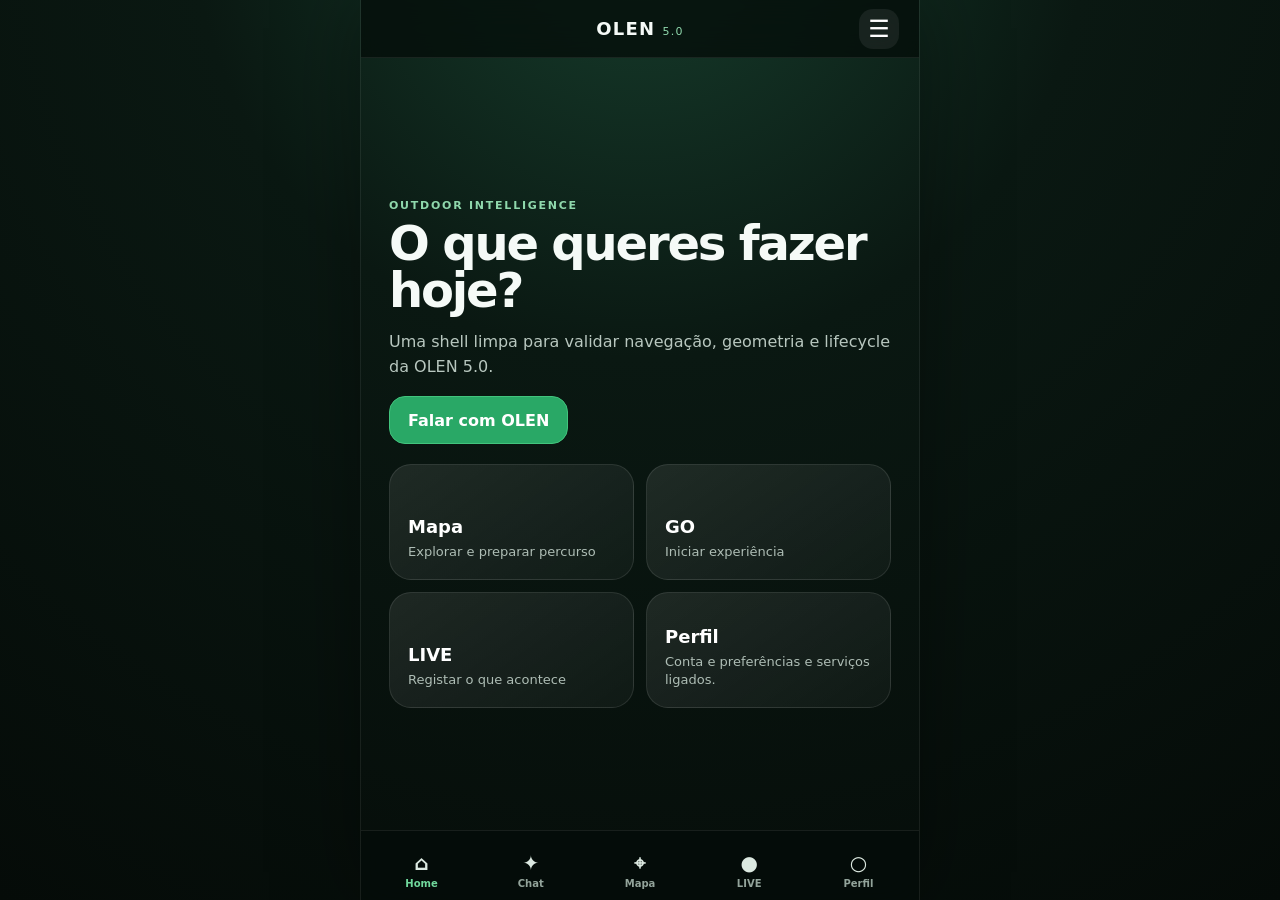
<file: olen-5-shell.html>
<!doctype html>
<html lang="pt-PT">
<head>
  <meta charset="utf-8">
  <meta name="viewport" content="width=device-width,initial-scale=1,viewport-fit=cover">
  <meta name="theme-color" content="#07110d">
  <title>OLEN 5.0 · Integration Shell</title>
  <link rel="stylesheet" href="./css/olen-5-shell.css">
</head>
<body>
  <div class="olen5-shell" id="olen5Shell">
    <header class="olen5-topbar"><button class="olen5-icon-btn" type="button" data-olen5-action="back" aria-label="Voltar">‹</button><div class="olen5-brand"><strong>OLEN</strong><span>5.0</span></div><button class="olen5-icon-btn" type="button" data-olen5-action="chat-sidebar" aria-label="Menu do Chat">☰</button></header>
    <main class="olen5-stage">
      <section id="lifestyleHome" class="olen5-view olen5-home" aria-label="Home"><div class="olen5-hero"><p class="olen5-kicker">OUTDOOR INTELLIGENCE</p><h1>O que queres fazer hoje?</h1><p>Uma shell limpa para validar navegação, geometria e lifecycle da OLEN 5.0.</p><button class="olen5-primary" type="button" data-olen5-nav="chat">Falar com OLEN</button></div><div class="olen5-grid"><button class="olen5-card" type="button" data-olen5-nav="map"><strong>Mapa</strong><span>Explorar e preparar percurso</span></button><button class="olen5-card" type="button" data-olen5-nav="go"><strong>GO</strong><span>Iniciar experiência</span></button><button class="olen5-card" type="button" data-olen5-nav="live"><strong>LIVE</strong><span>Registar o que acontece</span></button><button class="olen5-card" type="button" data-olen5-nav="account"><strong>Perfil</strong><span>Conta e preferências e serviços ligados.</span></button></div></section>
      <section id="lifestyleAI" class="olen5-view" aria-label="Chat"><div class="olen5-section-head"><p class="olen5-kicker">CHAT</p><h2>OLEN</h2></div><div class="lifestyleThread olen5-thread" aria-live="polite"><div class="olen5-bubble">Como posso ajudar na tua próxima experiência?</div></div><div class="lifestyleComposer olen5-composer"><input type="text" placeholder="Pergunta à OLEN…" aria-label="Mensagem"><button type="button">Enviar</button></div><button class="olen5-secondary" type="button" data-olen5-action="chat-new">Nova conversa</button></section>
      <section id="field" class="olen5-view" aria-label="Mapa e GO"><div class="olen5-section-head"><p class="olen5-kicker">MAPA / GO</p><h2>Explorar</h2></div><div class="olen5-map-placeholder"><span>MAP</span><p>Canvas reservado para o adapter de mapas 5.0.</p></div><div class="olen5-row"><button class="olen5-secondary" type="button" data-olen5-nav="map">Mapa</button><button class="olen5-primary" type="button" data-olen5-nav="go">GO</button></div></section>
      <section id="report" class="olen5-view" aria-label="LIVE"><div class="olen5-section-head"><p class="olen5-kicker">LIVE</p><h2>Ocorrência</h2></div><div class="olen5-panel"><label>Descrição<textarea rows="5" placeholder="O que está a acontecer?"></textarea></label><button class="olen5-primary" type="button">Registar</button></div></section>
      <section id="profile" class="olen5-view" aria-label="Perfil"><div class="olen5-section-head"><p class="olen5-kicker">ACCOUNT</p><h2>Perfil</h2></div><div class="olen5-panel"><div class="olen5-avatar">O</div><strong>OLEN Explorer</strong><span>Conta, preferências e serviços ligados.</span></div></section>
    </main>
    <nav class="olen5-dock" aria-label="Navegação principal"><button type="button" data-olen5-nav="home"><span>⌂</span>Home</button><button type="button" data-olen5-nav="chat"><span>✦</span>Chat</button><button type="button" data-olen5-nav="map"><span>⌖</span>Mapa</button><button type="button" data-olen5-nav="live"><span>●</span>LIVE</button><button type="button" data-olen5-nav="account"><span>○</span>Perfil</button></nav>
  </div>
  <script src="./js/olen-core.js"></script><script src="./js/olen-experience.js"></script><script src="./js/olen-context.js"></script><script src="./js/olen-entitlement.js"></script><script src="./js/olen-mobility.js"></script><script src="./js/olen-research.js"></script><script src="./js/olen-provider.js"></script><script src="./js/olen-reality-client.js"></script><script src="./js/olen-reality-bridge.js"></script><script src="./js/olen-reality-live-smoke.js"></script><script src="./js/olen-router.js"></script><script src="./js/olen-home.js"></script><script src="./js/olen-chat.js"></script><script src="./js/olen-map-go.js"></script><script src="./js/olen-live.js"></script><script src="./js/olen-media.js"></script><script src="./js/olen-account.js"></script><script src="./js/olen-bootstrap.js"></script><script src="./js/olen-integration-shell.js"></script><script src="./js/olen-test-harness.js"></script><script src="./js/olen-experience-test.js"></script><script src="./js/olen-context-test.js"></script><script src="./js/olen-entitlement-test.js"></script><script src="./js/olen-mobility-test.js"></script><script src="./js/olen-research-test.js"></script><script src="./js/olen-provider-test.js"></script><script src="./js/olen-reality-client-test.js"></script><script src="./js/olen-reality-bridge-test.js"></script><script src="./js/olen-reality-boundary-e2e-test.js"></script><script src="./js/olen-reality-live-smoke-test.js"></script><script src="./js/olen-reality-timeout-e2e-test.js"></script>
  <script>window.addEventListener('DOMContentLoaded',async()=>{window.OLEN5.integrationShell.start({initialView:'home',replaceHistory:true});const p=new URLSearchParams(location.search);if(p.get('test')==='1')window.__OLEN5_TEST_REPORT__=await window.OLEN5.testHarness.run();if(p.get('experienceTest')==='1')window.__OLEN5_EXPERIENCE_TEST_REPORT__=await window.OLEN5.experienceTest.run();if(p.get('contextTest')==='1')window.__OLEN5_CONTEXT_TEST_REPORT__=await window.OLEN5.contextTest.run();if(p.get('entitlementTest')==='1')window.__OLEN5_ENTITLEMENT_TEST_REPORT__=await window.OLEN5.entitlementTest.run();if(p.get('mobilityTest')==='1')window.__OLEN5_MOBILITY_TEST_REPORT__=await window.OLEN5.mobilityTest.run();if(p.get('researchTest')==='1')window.__OLEN5_RESEARCH_TEST_REPORT__=await window.OLEN5.researchTest.run();if(p.get('providerTest')==='1')window.__OLEN5_PROVIDER_TEST_REPORT__=await window.OLEN5.providerTest.run();if(p.get('realityTest')==='1')window.__OLEN5_REALITY_TEST_REPORT__=await window.OlenRealityTest.run();if(p.get('realityBridgeTest')==='1')window.__OLEN5_REALITY_BRIDGE_TEST_REPORT__=await window.OLEN5.realityBridgeTest.run();if(p.get('realityBoundaryTest')==='1')window.__OLEN5_REALITY_BOUNDARY_TEST_REPORT__=await window.OLEN5.realityBoundaryE2ETest.run();if(p.get('realitySmokeSafetyTest')==='1')window.__OLEN5_REALITY_SMOKE_SAFETY_REPORT__=await window.OLEN5.realityLiveSmokeTest.run();if(p.get('realityTimeoutTest')==='1')window.__OLEN5_REALITY_TIMEOUT_TEST_REPORT__=await window.OLEN5.realityTimeoutE2ETest.run();},{once:true});</script>
</body>
</html>
</file>
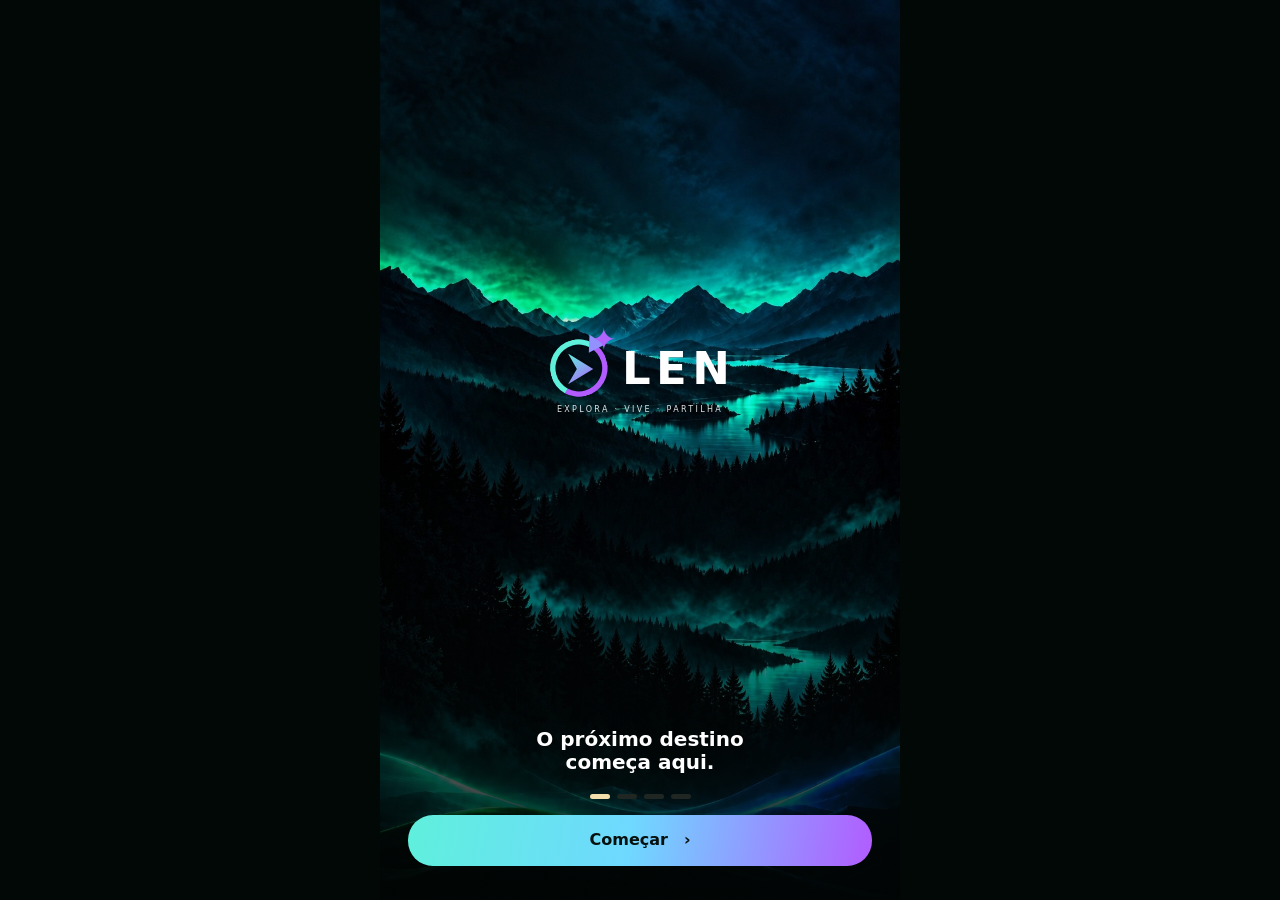
<file: olen-5-ux.html>
<!doctype html><html lang="pt-PT"><head><meta charset="utf-8"><meta name="viewport" content="width=device-width,initial-scale=1,viewport-fit=cover"><meta name="theme-color" content="#03100c"><title>OLEN · UX Final</title>
<style>
:root{--bg:#03100c;--deep:#020906;--panel:#0b2119;--panel2:#102a20;--green:#56e6a7;--cyan:#5ff0dc;--violet:#b25cff;--text:#fff;--muted:#aebbb6;--safe:env(safe-area-inset-bottom,0px)}
*{box-sizing:border-box}html,body{margin:0;background:#020806;color:#fff;font-family:Inter,system-ui,-apple-system,"Segoe UI",sans-serif}button,input{font:inherit}button{color:inherit}.app{max-width:520px;min-height:100dvh;margin:auto;background:radial-gradient(circle at 85% 5%,#0a2b20 0,transparent 28%),linear-gradient(#04120e,#020806);overflow:hidden}.screen{display:none;min-height:100dvh;padding:calc(24px + env(safe-area-inset-top,0px)) 18px calc(92px + var(--safe))}.screen.active{display:block}.screen.chat-screen{padding-bottom:calc(82px + var(--safe))}
.brand{display:flex;align-items:center;gap:5px}.brand-o{position:relative;width:38px;height:38px}.brand-ring{position:absolute;inset:3px;border:3px solid transparent;border-left-color:var(--cyan);border-top-color:var(--cyan);border-right-color:var(--violet);border-bottom-color:var(--violet);border-radius:50%;transform:rotate(-16deg)}.brand-ring:after{content:"";position:absolute;right:-5px;top:-2px;border-left:9px solid #9291ff;border-top:5px solid transparent;border-bottom:5px solid transparent;transform:rotate(18deg)}.brand-chevron{position:absolute;left:13px;top:11px;width:14px;height:17px;background:linear-gradient(145deg,var(--cyan),var(--violet));clip-path:polygon(0 0,100% 50%,0 100%,35% 50%)}.brand-star{position:absolute;right:-2px;top:-7px;color:#b264ff;font-size:17px}.brand-len{font-size:25px;font-weight:650;letter-spacing:.12em}.tagline{font-size:9px;letter-spacing:.29em;color:#dce4e1;margin-top:5px}
.splash{position:fixed;z-index:100;inset:0;max-width:520px;margin:auto;background:linear-gradient(180deg,rgba(3,15,12,.18),rgba(2,7,6,.05) 45%,rgba(1,5,4,.92)),url("./assets/olen-background.png") center/cover no-repeat;display:flex;flex-direction:column;align-items:center;justify-content:center;padding:35px 28px calc(34px + var(--safe));transition:.35s}.splash.hidden{opacity:0;visibility:hidden;pointer-events:none}.splash .brand{margin:auto 0 0;transform:scale(1.8)}.splash .tagline{margin:18px 0 auto;font-size:8px}.splash-copy{text-align:center;font-size:20px;font-weight:700;line-height:1.15;margin-bottom:20px}.dots{display:flex;gap:7px;margin-bottom:16px}.dots i{width:20px;height:5px;border-radius:9px;background:#202723}.dots i:first-child{background:#f3dfac}.start{width:100%;border:0;border-radius:25px;padding:15px;background:linear-gradient(100deg,var(--cyan),#6fd8ff 48%,var(--violet));color:#06100d;font-weight:800;font-size:16px}
.top{display:flex;justify-content:space-between;align-items:center;margin-bottom:14px}.hello{font-size:15px}.hello strong{display:block;font-size:25px;line-height:1}.avatar{width:38px;height:38px;border-radius:50%;background:linear-gradient(135deg,#d5d9d7,#63756e);display:grid;place-items:center;color:#06100d;font-weight:800}.top-icons{display:flex;align-items:center;gap:12px}.bell{border:0;background:none;font-size:21px}
.hero{height:238px;border-radius:20px;overflow:hidden;position:relative;background:linear-gradient(180deg,transparent 20%,rgba(0,0,0,.76)),url("./assets/olen-background.png") center/cover no-repeat;padding:20px;display:flex;flex-direction:column;justify-content:flex-end}.hero h1{font-size:27px;line-height:1.02;margin:0 0 14px}.search{height:42px;border:0;border-radius:23px;background:rgba(255,255,255,.93);color:#59615e;padding:0 15px;width:100%;font-size:12px}.categories{display:grid;grid-template-columns:repeat(4,1fr);gap:12px;margin:18px 5px}.cat{text-align:center;font-size:11px}.cat i{width:51px;height:51px;border-radius:50%;background:#0b2b20;display:grid;place-items:center;margin:auto auto 7px;color:var(--green);font-size:22px;font-style:normal}.section-title{display:flex;justify-content:space-between;align-items:center;margin:19px 2px 10px}.section-title b{font-size:17px}.section-title button{border:0;background:none;color:var(--green);font-size:11px}.rail{display:flex;gap:10px;overflow:auto;scrollbar-width:none}.rail::-webkit-scrollbar{display:none}.experience{flex:0 0 49%;height:143px;border-radius:16px;overflow:hidden;position:relative;padding:12px;background:linear-gradient(180deg,transparent 25%,rgba(0,0,0,.86)),url("./assets/olen-background.png") center/cover;display:flex;flex-direction:column;justify-content:flex-end}.experience:nth-child(2){background-position:70% center}.experience b{font-size:15px}.experience small{font-size:10px;color:#e4ebe8}.heart{position:absolute;right:9px;top:9px;background:#263b34cc;border-radius:50%;width:25px;height:25px;display:grid;place-items:center}
.title h1{font-size:25px;margin:0}.title p{font-size:12px;margin:3px 0 12px}.map{height:calc(100dvh - 178px - var(--safe));min-height:520px;margin:0 -18px;position:relative;overflow:hidden;background:radial-gradient(circle at 52% 45%,#2a654b 0 1.5%,transparent 1.8%),linear-gradient(132deg,transparent 43%,rgba(101,185,151,.25) 44% 47%,transparent 48%),linear-gradient(28deg,#0a3340 0 35%,#173e29 36% 100%)}.map:after{content:"Sintra\A\A Cascais          Lisboa\A\A                Setúbal";white-space:pre;position:absolute;inset:18% 0 0 24%;font-size:12px;line-height:5;color:#fff;text-shadow:0 1px 3px #000}.map-tools{position:absolute;z-index:2;right:16px;top:16px;display:grid;gap:10px}.round{width:48px;height:48px;border:0;border-radius:50%;background:#07130fdd;font-size:20px}.go-wrap{position:absolute;z-index:3;bottom:31px;left:50%;transform:translateX(-50%);text-align:center}.go{width:190px;height:58px;border-radius:32px;border:3px solid var(--green);background:#0a2a1fe8;font-size:23px;font-weight:800;box-shadow:0 0 20px rgba(86,230,167,.16)}.go small{display:block}.go-caption{font-size:11px;color:#c1cbc7;margin-top:8px}
.calendar{background:#0c211a;border-radius:21px;padding:17px;margin-top:16px}.cal-head{display:flex;justify-content:space-between;margin-bottom:17px}.week,.days{display:grid;grid-template-columns:repeat(7,1fr);gap:8px;text-align:center}.week{font-size:10px;color:#a8b6b0}.day{height:28px;display:grid;place-items:center;font-size:11px;border-radius:50%}.day.today{background:var(--green);color:#052016;font-weight:800}.new-event{width:100%;margin-top:14px;border:0;border-radius:24px;background:var(--green);color:#03130d;padding:13px;font-weight:800}.agenda-preview{margin-top:22px}.event-thumb{flex:0 0 48%;height:125px;border-radius:16px;padding:12px;background:linear-gradient(180deg,transparent 25%,rgba(0,0,0,.86)),url("./assets/olen-background.png") center/cover;display:flex;flex-direction:column;justify-content:flex-end}.event-thumb b{font-size:13px}.event-thumb small{font-size:9px}.events-pop{display:none;position:fixed;z-index:80;inset:0;background:#0009;backdrop-filter:blur(7px);align-items:flex-end;padding:18px}.events-pop.show{display:flex}.sheet{width:min(484px,100%);margin:0 auto calc(75px + var(--safe));background:#0b2119;border-radius:26px;padding:18px}.sheet-head{display:flex;justify-content:space-between;align-items:center;margin-bottom:14px}.close{border:0;background:#1a3028;border-radius:50%;width:38px;height:38px}.sheet .event-thumb{flex-basis:72%;height:155px}
.chat-head{display:flex;align-items:center;justify-content:space-between}.chat-body{height:calc(100dvh - 185px - var(--safe));display:flex;flex-direction:column}.bubble{padding:13px 15px;border-radius:18px;background:#0b2119;max-width:82%;margin:8px 0;font-size:14px}.bubble.me{align-self:flex-end;background:#174332}.composer{margin-top:auto;display:flex;gap:8px;padding:12px 0 5px}.composer input{flex:1;border:0;border-radius:22px;background:#10251d;color:#fff;padding:14px}.send{width:48px;border:0;border-radius:50%;background:var(--green);color:#04130d}
.profile-card{background:#0b2119;border-radius:22px;padding:20px;display:flex;gap:15px;align-items:center}.menu{margin-top:15px;background:#0b2119;border-radius:22px;overflow:hidden}.row{width:100%;border:0;border-bottom:1px solid #ffffff0a;background:none;text-align:left;padding:17px;display:flex;justify-content:space-between}.premium{display:none;margin-top:14px;padding:20px;border-radius:22px;background:linear-gradient(135deg,#0b2b22,#17152b)}.premium.show{display:block}
.footer{position:fixed;z-index:50;left:50%;bottom:0;transform:translateX(-50%);width:min(520px,100%);height:calc(76px + var(--safe));padding:8px 8px calc(6px + var(--safe));display:grid;grid-template-columns:repeat(5,1fr);background:linear-gradient(180deg,rgba(3,15,11,.86),#03100c 34%);border:0}.nav{border:0;background:none;color:#fff;display:grid;place-items:center;align-content:center;gap:3px;font-size:10px}.nav svg{width:22px;height:22px}.nav.active{color:var(--green)}.nav.chat-nav svg{width:25px;height:25px}.chat-ring{width:53px;height:53px;border:2px solid var(--green);border-radius:50%;display:grid;place-items:center;margin-top:-22px;background:#06150f;box-shadow:0 0 0 4px #03100c}.chat-nav span{margin-top:-3px}.nav.chat-nav.active .chat-ring{background:#0b2d21}
@media(min-width:700px){.app{border-left:1px solid #ffffff0d;border-right:1px solid #ffffff0d}}@media(prefers-reduced-motion:reduce){*{scroll-behavior:auto!important;transition:none!important}}
</style></head><body>
<div class="splash" id="splash"><div class="brand"><span class="brand-o"><span class="brand-ring"></span><span class="brand-chevron"></span><span class="brand-star">✦</span></span><span class="brand-len">LEN</span></div><div class="tagline">EXPLORA · VIVE · PARTILHA</div><div class="splash-copy">O próximo destino<br>começa aqui.</div><div class="dots"><i></i><i></i><i></i><i></i></div><button class="start" id="start">Começar　›</button></div>
<div class="app">
<section class="screen active" data-screen="home"><header class="top"><div class="hello">Bom dia,<strong>Filipe</strong></div><div class="top-icons"><div class="avatar">FR</div><button class="bell">♧</button></div></header><div class="hero"><h1>Que queres<br>fazer hoje?</h1><input class="search" placeholder="⌕  Explora destinos, atividades, trilhos..."></div><div class="categories"><div class="cat"><i>♒</i>Trilhos</div><div class="cat"><i>♨</i>Praias</div><div class="cat"><i>▥</i>Cidades</div><div class="cat"><i>⌂</i>Cultura</div></div><div class="section-title"><b>Experiências para ti</b><button>Ver todas ›</button></div><div class="rail"><div class="experience"><span class="heart">♡</span><b>Sintra</b><small>Natureza · História · Cultura</small></div><div class="experience"><span class="heart">♡</span><b>Arrábida</b><small>Mar · Trilhos · Paisagens</small></div></div></section>
<section class="screen" data-screen="map"><div class="title"><h1>Mapa</h1><p>Explora o mundo à tua maneira.</p></div><div class="map"><div class="map-tools"><button class="round">▱</button><button class="round">➤</button><button class="round">◎</button></div><div class="go-wrap"><button class="go">▶ GO</button><div class="go-caption">Planear · Navegar · Viver</div></div></div></section>
<section class="screen chat-screen" data-screen="chat"><div class="chat-head"><div class="title"><h1>Chat</h1><p>A OLEN contigo.</p></div><button class="round">☰</button></div><div class="chat-body"><div class="bubble">Olá Filipe. O que queres fazer hoje?</div><div class="bubble me">Quero um trail em Sintra.</div><div class="bubble">Perfeito. Posso preparar o percurso, transportes e pontos de interesse para hoje.</div><div class="composer"><input placeholder="Fala com a OLEN…"><button class="send">↑</button></div></div></section>
<section class="screen" data-screen="agenda"><div class="title"><h1>Agenda</h1><p>Os teus próximos momentos.</p></div><div class="calendar"><div class="cal-head"><b>Setembro 2026</b><span>↔</span></div><div class="week"><span>Seg</span><span>Ter</span><span>Qua</span><span>Qui</span><span>Sex</span><span>Sáb</span><span>Dom</span></div><div class="days"><div class="day ">1</div><div class="day ">2</div><div class="day ">3</div><div class="day ">4</div><div class="day ">5</div><div class="day ">6</div><div class="day ">7</div><div class="day ">8</div><div class="day ">9</div><div class="day ">10</div><div class="day ">11</div><div class="day ">12</div><div class="day ">13</div><div class="day ">14</div><div class="day ">15</div><div class="day ">16</div><div class="day today">17</div><div class="day ">18</div><div class="day ">19</div><div class="day ">20</div><div class="day ">21</div><div class="day ">22</div><div class="day ">23</div><div class="day ">24</div><div class="day ">25</div><div class="day ">26</div><div class="day ">27</div><div class="day ">28</div><div class="day ">29</div><div class="day ">30</div></div></div><button class="new-event">＋ Novo evento</button><div class="agenda-preview"><div class="section-title"><b>Próximos eventos</b><button id="eventsBtn">Ver todos ›</button></div><div class="rail"><div class="event-thumb"><b>Trilho da Arrábida</b><small>◉ Sáb, 20 Set · 09:00</small></div><div class="event-thumb"><b>Almoço em Sesimbra</b><small>◉ Sáb, 20 Set · 13:00</small></div></div></div><div class="events-pop" id="eventsPop"><div class="sheet"><div class="sheet-head"><div><small>AGENDA</small><h2 style="margin:3px 0">Próximos eventos</h2></div><button class="close" id="eventsClose">×</button></div><div class="rail"><div class="event-thumb"><b>Trilho da Arrábida</b><small>Sáb, 20 Set · 09:00</small></div><div class="event-thumb"><b>Almoço em Sesimbra</b><small>Sáb, 20 Set · 13:00</small></div><div class="event-thumb"><b>Sintra ao pôr do sol</b><small>Dom, 27 Set · 18:00</small></div></div></div></div></section>
<section class="screen" data-screen="profile"><div class="title"><h1>Perfil</h1><p>Conta, preferências e OLEN Premium.</p></div><div class="profile-card"><div class="avatar">FR</div><div><b>Filipe Ribeiro</b><br><small style="color:#9eb0aa">OLEN Explorer</small></div></div><div class="menu"><button class="row">Preferências <span>›</span></button><button class="row">Integrações <span>›</span></button><button class="row" id="premiumBtn">Premium <span>›</span></button><button class="row">Privacidade e dados <span>›</span></button><button class="row">Definições <span>›</span></button></div><div class="premium" id="premium"><b>OLEN Premium</b><p>Experiências e funcionalidades Premium vivem aqui, fora da navegação principal.</p></div></section>
<nav class="footer"><button class="nav active" data-view="home"><svg viewBox="0 0 24 24" fill="none" stroke="currentColor" stroke-width="1.8"><path d="M3 11.5L12 4l9 7.5V21h-6v-6H9v6H3z"/></svg><span>Início</span></button><button class="nav" data-view="map"><svg viewBox="0 0 24 24" fill="none" stroke="currentColor" stroke-width="1.8"><path d="M9 18l-6 3V6l6-3 6 3 6-3v15l-6 3zM9 3v15m6-12v15"/></svg><span>Mapa</span></button><button class="nav chat-nav" data-view="chat"><span class="chat-ring"><svg viewBox="0 0 24 24" fill="none" stroke="currentColor" stroke-width="1.8"><path d="M4 6h16v10H9l-5 4z"/></svg></span><span>Chat</span></button><button class="nav" data-view="agenda"><svg viewBox="0 0 24 24" fill="none" stroke="currentColor" stroke-width="1.8"><rect x="4" y="5" width="16" height="15" rx="2"/><path d="M8 3v4m8-4v4M4 10h16"/></svg><span>Agenda</span></button><button class="nav" data-view="profile"><svg viewBox="0 0 24 24" fill="none" stroke="currentColor" stroke-width="1.8"><circle cx="12" cy="8" r="4"/><path d="M4 21c1-4.5 3.6-7 8-7s7 2.5 8 7"/></svg><span>Perfil</span></button></nav></div>
<script>(function(){var splash=document.getElementById("splash"),start=document.getElementById("start");if(start)start.onclick=function(){splash.classList.add("hidden");setTimeout(function(){splash.remove()},400)};var navs=document.querySelectorAll(".nav"),screens=document.querySelectorAll(".screen");for(var i=0;i<navs.length;i++)navs[i].onclick=function(){var v=this.getAttribute("data-view");for(var n=0;n<navs.length;n++)navs[n].classList.toggle("active",navs[n]===this);for(var s=0;s<screens.length;s++)screens[s].classList.toggle("active",screens[s].getAttribute("data-screen")===v);window.scrollTo(0,0)};var eb=document.getElementById("eventsBtn"),ep=document.getElementById("eventsPop"),ec=document.getElementById("eventsClose");if(eb)eb.onclick=function(){ep.classList.add("show")};if(ec)ec.onclick=function(){ep.classList.remove("show")};if(ep)ep.onclick=function(e){if(e.target===ep)ep.classList.remove("show")};var pb=document.getElementById("premiumBtn");if(pb)pb.onclick=function(){document.getElementById("premium").classList.toggle("show")}})();</script></body></html>
</file>
<file: css/olen-5-shell.css>
:root{color-scheme:dark;font-family:Inter,ui-sans-serif,system-ui,-apple-system,BlinkMacSystemFont,"Segoe UI",sans-serif;background:#07110d;color:#f5faf7;--safe-top:env(safe-area-inset-top,0px);--safe-bottom:env(safe-area-inset-bottom,0px)}*{box-sizing:border-box}html,body{margin:0;min-height:100%;background:radial-gradient(circle at 50% -10%,#173e2d 0,#0a1812 38%,#050b08 100%);color:#f5faf7}button,input,textarea{font:inherit}.olen5-shell{min-height:100dvh;display:grid;grid-template-rows:auto 1fr auto;overflow:hidden}.olen5-topbar{height:calc(58px + var(--safe-top));padding:var(--safe-top) 16px 0;display:grid;grid-template-columns:44px 1fr 44px;align-items:center;border-bottom:1px solid rgba(255,255,255,.08);background:rgba(5,13,9,.78);backdrop-filter:blur(18px);z-index:20}.olen5-brand{text-align:center;letter-spacing:.08em}.olen5-brand strong{font-size:18px}.olen5-brand span{margin-left:7px;font-size:11px;color:#8fd8ac}.olen5-icon-btn{width:40px;height:40px;border:0;border-radius:14px;background:rgba(255,255,255,.07);color:#fff;font-size:24px}.olen5-stage{position:relative;min-height:0;overflow:hidden}.olen5-view{height:100%;overflow:auto;padding:28px 20px 32px;overscroll-behavior:contain}.olen5-view[hidden]{display:none!important}.olen5-hero{min-height:42dvh;display:flex;flex-direction:column;justify-content:flex-end;align-items:flex-start;padding:20px 0}.olen5-kicker{margin:0 0 8px;color:#8fd8ac;font-size:11px;font-weight:800;letter-spacing:.16em}.olen5-hero h1,.olen5-section-head h2{margin:0;font-size:clamp(30px,9vw,48px);line-height:.98;letter-spacing:-.045em}.olen5-hero p:not(.olen5-kicker){max-width:520px;color:#b8c7bf;line-height:1.55}.olen5-primary,.olen5-secondary,.olen5-card{border:1px solid rgba(255,255,255,.1);color:#fff}.olen5-primary,.olen5-secondary{min-height:48px;padding:0 18px;border-radius:16px;font-weight:750}.olen5-primary{background:#29a866;border-color:#42c47d}.olen5-secondary{background:rgba(255,255,255,.07)}.olen5-grid{display:grid;grid-template-columns:repeat(2,minmax(0,1fr));gap:12px}.olen5-card{min-height:116px;padding:18px;text-align:left;border-radius:22px;background:linear-gradient(145deg,rgba(255,255,255,.09),rgba(255,255,255,.035));display:flex;flex-direction:column;justify-content:flex-end;gap:6px}.olen5-card strong{font-size:18px}.olen5-card span,.olen5-panel span{font-size:13px;color:#aebdb5;line-height:1.4}.olen5-section-head{margin:4px 0 24px}.olen5-thread{min-height:calc(100% - 220px);display:flex;align-items:flex-end;padding:12px 0}.olen5-bubble{max-width:86%;padding:14px 16px;border-radius:20px 20px 20px 6px;background:rgba(255,255,255,.09);line-height:1.45}.olen5-composer{display:grid;grid-template-columns:1fr auto;gap:8px;padding:8px;border:1px solid rgba(255,255,255,.1);border-radius:20px;background:rgba(255,255,255,.06);margin-bottom:10px}.olen5-composer input{min-width:0;border:0;outline:0;background:transparent;color:#fff;padding:8px}.olen5-composer button{border:0;border-radius:14px;background:#29a866;color:#fff;padding:0 14px;font-weight:700}.olen5-map-placeholder{min-height:55dvh;border-radius:26px;border:1px solid rgba(255,255,255,.1);background:radial-gradient(circle at 50% 40%,rgba(54,164,105,.24),rgba(255,255,255,.035));display:grid;place-content:center;text-align:center;color:#aebdb5}.olen5-map-placeholder span{font-size:42px;font-weight:900;letter-spacing:.18em;color:#e8fff1}.olen5-row{display:grid;grid-template-columns:1fr 1fr;gap:10px;margin-top:14px}.olen5-panel{padding:20px;border:1px solid rgba(255,255,255,.1);border-radius:24px;background:rgba(255,255,255,.055);display:flex;flex-direction:column;gap:16px}.olen5-panel label{display:grid;gap:10px;color:#b8c7bf}.olen5-panel textarea{width:100%;resize:vertical;border:1px solid rgba(255,255,255,.1);border-radius:16px;background:rgba(0,0,0,.18);color:#fff;padding:14px;outline:0}.olen5-avatar{width:72px;height:72px;border-radius:24px;display:grid;place-items:center;background:#29a866;font-size:32px;font-weight:900}.olen5-dock{min-height:calc(70px + var(--safe-bottom));padding:8px 8px var(--safe-bottom);display:grid;grid-template-columns:repeat(5,1fr);gap:4px;border-top:1px solid rgba(255,255,255,.08);background:rgba(5,13,9,.9);backdrop-filter:blur(20px);z-index:20}.olen5-dock button{border:0;background:transparent;color:#93a49b;display:grid;place-items:center;align-content:center;gap:3px;font-size:10px;font-weight:700}.olen5-dock button span{font-size:20px;color:#dce9e1}html[data-olen-view="home"] .olen5-dock [data-olen5-nav="home"],html[data-olen-view="chat"] .olen5-dock [data-olen5-nav="chat"],html[data-olen-view="map"] .olen5-dock [data-olen5-nav="map"],html[data-olen-view="go"] .olen5-dock [data-olen5-nav="map"],html[data-olen-view="live"] .olen5-dock [data-olen5-nav="live"],html[data-olen-view="account"] .olen5-dock [data-olen5-nav="account"]{color:#70d89c}html[data-olen-view="home"] .olen5-topbar [data-olen5-action="back"]{visibility:hidden}@media(min-width:720px){.olen5-shell{max-width:560px;margin:0 auto;border-left:1px solid rgba(255,255,255,.07);border-right:1px solid rgba(255,255,255,.07);box-shadow:0 0 80px rgba(0,0,0,.4)}.olen5-view{padding-left:28px;padding-right:28px}}@media(prefers-reduced-motion:no-preference){.olen5-card,.olen5-primary,.olen5-secondary,.olen5-icon-btn{transition:transform .16s ease,background .16s ease}.olen5-card:active,.olen5-primary:active,.olen5-secondary:active,.olen5-icon-btn:active{transform:scale(.97)}}
</file>
